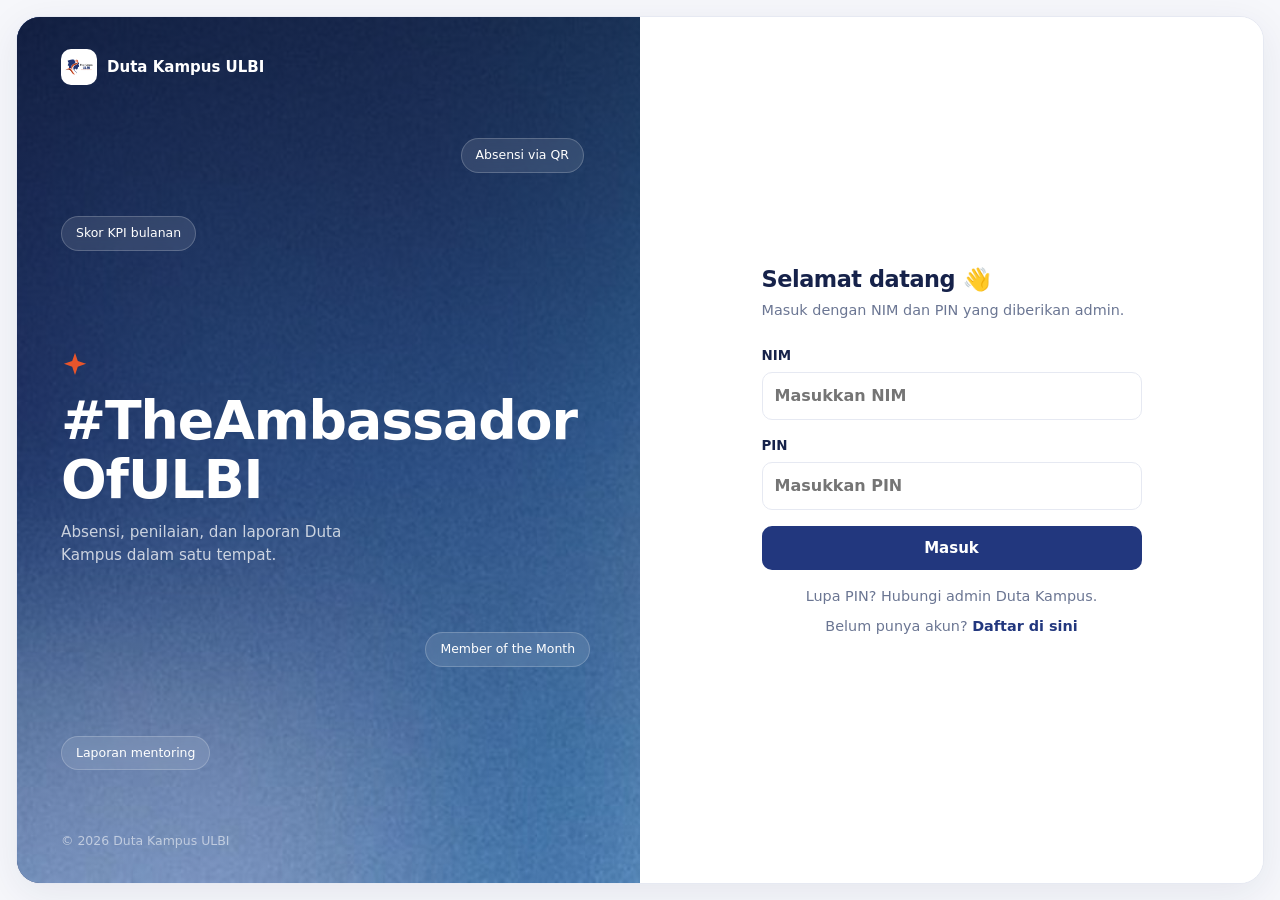
<file: index.html>
<!doctype html>
<html lang="id"><head><meta charset="utf-8">
<meta name="viewport" content="width=device-width,initial-scale=1,viewport-fit=cover">
<meta name="theme-color" content="#ffffff"><title>KPI Duta Kampus ULBI</title>
<link rel="icon" href="logo-icon.png"><link rel="stylesheet" href="style.css?v=5.6.0"><link rel="stylesheet" href="tambahan.css?v=5.7.1"></head>
<body class="out">
<aside id="side"><div class="brand"><img src="logo-icon.png" alt="" onerror="this.style.display='none'"><div><b>KPI Duta Kampus</b><small>ULBI</small></div></div><nav id="nav"></nav><div id="who"></div></aside>
<div id="wrap"><main id="v"></main></div>
<div id="toast" hidden></div><dialog id="dlg"></dialog>
<script src="jsQR.js"></script>
<script src="qrcode.min.js"></script>
<script src="app.js?v=5.8.0"></script>
<script src="tambahan.js?v=5.8.0"></script></body></html>
</file>
<file: style.css>
/* =====================================================================
   KPI Duta Kampus ULBI — stylesheet (dirapikan)
   Nama class/ID sama dengan versi lama, jadi HTML & JS tidak perlu diubah.
   Urutan: 1 Token · 2 Base · 3 Shell & navigasi · 4 Komponen ·
           5 Fitur (grafik, penilaian, absensi, profil) · 6 Responsif
   ===================================================================== */

/* ---------- 1. Token ---------- */
:root {
  color-scheme: light;

  /* warna */
  --bg: #f6f7fb;
  --c: #fff;
  --t: #16224a;
  --m: #6b7693;
  --p: #22377e;
  --ph: #1a2b66;
  --pl: #eef1fa;
  --a: #e8552b;
  --al: #fdece5;
  --l: #e6e9f2;
  --ok: #15803d;
  --okl: #dcfce7;
  --sakit-bg: #e0e7ff;

  /* bentuk */
  --r: 14px;
  --r-sm: 10px;
  --shadow: 0 1px 2px rgba(22, 34, 74, .06);
  --shadow-pop: 0 6px 20px rgba(22, 34, 74, .25);

  /* spasi (skala 4px) */
  --s1: 4px;
  --s2: 8px;
  --s3: 12px;
  --s4: 16px;
  --s5: 24px;
  --s6: 32px;

  /* layout */
  --sw: 256px;
  --nav-h: 64px;
  --safe-t: env(safe-area-inset-top, 0px);
  --safe-b: env(safe-area-inset-bottom, 0px);
}

/* ---------- 2. Base ---------- */
*, *::before, *::after { box-sizing: border-box; }
html { -webkit-text-size-adjust: 100%; }

body {
  margin: 0;
  font: 15px/1.5 Inter, system-ui, -apple-system, "Segoe UI", Roboto, sans-serif;
  background: var(--bg);
  color: var(--t);
  -webkit-font-smoothing: antialiased;
}

h1, h2, h3, p { margin-top: 0; }
small { display: block; color: var(--m); }
.mut { color: var(--m); }
.note { color: var(--m); font-size: .85rem; }
[hidden] { display: none !important; }

:focus-visible { outline: 2px solid var(--a); outline-offset: 2px; }

/* ---------- 3. Shell & navigasi ---------- */
/* Mobile: header atas + tab bar bawah. Desktop: sidebar kiri. */
#side {
  position: sticky;
  top: 0;
  z-index: 5;
  display: flex;
  align-items: center;
  gap: var(--s3);
  padding: calc(var(--s2) + var(--safe-t)) var(--s4) var(--s2);
  background: var(--c);
  border-bottom: 1px solid var(--l);
}

.brand { display: flex; align-items: center; gap: var(--s3); flex: 1; min-width: 0; }
.brand img { width: 38px; height: 38px; object-fit: contain; flex: none; }
.brand b { display: block; line-height: 1.2; color: var(--p); }
.brand small { font-size: .78rem; }

#who { display: flex; align-items: center; gap: var(--s3); }
#who div { display: none; }

.av {
  width: 34px; height: 34px;
  border-radius: 50%;
  background: var(--p);
  color: #fff;
  display: grid; place-items: center;
  font-weight: 700;
  flex: none;
}
img.av { object-fit: cover; display: block; }

#wrap { padding: var(--s5) var(--s4) calc(var(--nav-h) + var(--s5) + var(--safe-b)); }
#v { max-width: 1180px; margin: 0 auto; }

nav {
  position: fixed;
  inset: auto 0 0;
  z-index: 6;
  display: flex;
  background: var(--c);
  border-top: 1px solid var(--l);
  padding-bottom: var(--safe-b);
}
nav a {
  flex: 1;
  padding: 10px 4px 8px;
  text-align: center;
  text-decoration: none;
  color: var(--m);
  font-size: .72rem;
  font-weight: 600;
}
nav a.on { color: var(--p); }
nav a.on svg { color: var(--a); }
nav svg { display: block; width: 22px; height: 22px; margin: 0 auto 2px; }

/* halaman login: tanpa header, navigasi, maupun padding bawaan */
body.out nav, body.out #side { display: none; }
body.out #wrap { padding: 0; }
body.out #v { max-width: none; }

/* ---------- 4. Komponen ---------- */

/* judul halaman */
.ph h1 { margin: 0; font-size: 1.45rem; letter-spacing: -.02em; color: var(--p); }
.ph p { margin: 2px 0 var(--s4); color: var(--m); }
.sh { margin: var(--s5) 0 var(--s3); font-size: .95rem; color: var(--p); }

/* kartu & baris */
.card {
  background: var(--c);
  border: 1px solid var(--l);
  border-radius: var(--r);
  padding: var(--s4);
  margin-bottom: var(--s3);
  box-shadow: var(--shadow);
}
.row { display: flex; justify-content: space-between; align-items: center; gap: var(--s2); }

/* grid util */
.cols { display: grid; gap: var(--s4); }
.g2 { display: grid; grid-template-columns: 1fr 1fr; gap: var(--s3); }
.g2c, .g3c { display: grid; gap: var(--s3); }
.g2c { margin-bottom: var(--s3); }
.g2c .card, .g3c .card { margin: 0; }

/* kartu statistik */
.stats { display: grid; grid-template-columns: repeat(2, 1fr); gap: var(--s3); }
.stats .card { margin: 0; }
.stats .card:first-child { border-color: var(--a); }
.stats .card:first-child b { color: var(--a); }
.stat small { font-size: .8rem; }
.stat b { display: block; margin: 2px 0; font-size: 1.7rem; line-height: 1.2; color: var(--p); font-variant-numeric: tabular-nums; }
.stat i { font-style: normal; font-size: .78rem; color: var(--m); }

/* form */
label { display: block; margin: 0 0 var(--s4); font-weight: 600; font-size: .84rem; }
input, select, textarea {
  display: block;
  width: 100%;
  margin-top: 6px;
  padding: 11px var(--s3);
  font: inherit;
  font-size: 16px; /* cegah zoom otomatis di iOS */
  color: var(--t);
  background: #fff;
  border: 1px solid var(--l);
  border-radius: var(--r-sm);
}
textarea { resize: vertical; }
input:focus, select:focus, textarea:focus {
  outline: 2px solid var(--a);
  outline-offset: -1px;
  border-color: var(--a);
}

/* tombol */
.btn {
  display: inline-flex; align-items: center; justify-content: center;
  width: 100%;
  min-height: 44px;
  padding: 0 18px;
  border: 0;
  border-radius: var(--r-sm);
  background: var(--p);
  color: #fff;
  font: inherit; font-weight: 600;
  white-space: nowrap;
  cursor: pointer;
  transition: background .15s;
}
.btn:hover { background: var(--ph); }
.btn:disabled { opacity: .45; cursor: not-allowed; }
.btn.ghost { background: #fff; color: var(--p); border: 1px solid var(--l); }
.btn.ghost:hover { background: var(--pl); }
.btn.sm { width: auto; min-height: 34px; padding: 0 var(--s3); font-size: .8rem; }
label.btn { margin-bottom: var(--s2); } /* tombol "Pilih foto" / "Foto QR" */

/* tautan bergaya teks */
.lnk { all: unset; cursor: pointer; font-weight: 600; color: var(--p); font-size: .9rem; text-align: left; }
.lnk:hover { color: var(--a); }
.lnk:focus-visible { outline: 2px solid var(--a); outline-offset: 2px; border-radius: 4px; }
.lnk.back { display: block; margin-bottom: 6px; font-size: .82rem; color: var(--m); }

/* pill / badge status */
.pill {
  display: inline-block;
  padding: 2px 10px;
  border-radius: 99px;
  font-size: .74rem; font-weight: 600;
  background: var(--pl); color: var(--m);
  white-space: nowrap;
}
.pill.open { background: var(--al); color: var(--a); }
.pill.closed { background: var(--pl); color: var(--p); }
.pill.tg-atas { background: var(--pl); color: var(--p); }
.pill.tg-bawah { background: var(--al); color: var(--a); }
.pill.hadir { background: var(--okl); color: var(--ok); }
.pill.izin { background: var(--al); color: var(--a); }
.pill.sakit { background: var(--sakit-bg); color: var(--p); }
.pill.belum { background: var(--bg); color: var(--m); }
.dot::before {
  content: ""; display: inline-block;
  width: 6px; height: 6px; margin-right: 6px;
  border-radius: 50%; background: currentColor; vertical-align: 1px;
}

/* segmented control (tab admin & filter) */
.seg {
  display: inline-flex; gap: var(--s1);
  max-width: 100%;
  margin-bottom: var(--s4);
  padding: var(--s1);
  background: var(--pl);
  border-radius: 12px;
  overflow-x: auto;
  -webkit-overflow-scrolling: touch;
  scrollbar-width: none;
}
.seg::-webkit-scrollbar { display: none; }
.seg .btn {
  flex: 0 0 auto;
  width: auto; min-height: 36px;
  padding: 0 var(--s4);
  background: transparent; color: var(--m);
  border: 0;
  font-size: .88rem;
}
.seg .btn:not(.ghost) { background: #fff; color: var(--p); box-shadow: 0 1px 3px rgba(22, 34, 74, .12); }

/* tabel */
.tbl { background: var(--c); border: 1px solid var(--l); border-radius: var(--r); overflow-x: auto; }
table { width: 100%; border-collapse: collapse; }
th {
  padding: 10px var(--s4);
  background: var(--bg);
  text-align: left; font-size: .75rem; font-weight: 600; color: var(--m);
  white-space: nowrap;
}
td { padding: 11px var(--s4); border-top: 1px solid var(--l); vertical-align: middle; }
td:first-child, td b { font-weight: 600; font-size: .9rem; }
td:not(:first-child) { white-space: nowrap; }
td:last-child .btn { margin: 2px 2px 2px 0; }
.tbl.c th { padding: 9px var(--s4); }
.tbl.c td { padding: 7px var(--s4); }

/* login: layar terbagi (hero kiri, form kanan); di mobile menumpuk */
.login { display: flex; flex-direction: column; min-height: 100vh; min-height: 100dvh; background: var(--c); }

.lg-hero {
  position: relative;
  display: flex; flex-direction: column;
  padding: calc(22px + var(--safe-t)) 24px 52px;
  color: #fff;
  /* foto blur biru + lapisan gelap agar teks putih tetap terbaca */
  background:
    linear-gradient(165deg, rgba(5, 11, 34, .74) 0%, rgba(16, 32, 90, .48) 55%, rgba(31, 61, 158, .22) 100%),
    url("login-bg.jpg") 22% center / cover no-repeat,
    #10205a;
}
.lg-brand { display: flex; align-items: center; gap: 10px; font-weight: 700; }
.lg-logo { display: grid; place-items: center; flex: none; width: 36px; height: 36px; padding: 4px; border-radius: 10px; background: #fff; }
.lg-logo img { display: block; width: 100%; height: 100%; object-fit: contain; }

.lg-main { margin-top: 32px; }
.lg-star { display: block; width: 28px; height: 28px; margin-bottom: 12px; color: var(--a); }
.lg-hero h1 { margin: 0; font-size: clamp(2rem, 9vw, 2.6rem); font-weight: 600; line-height: 1.1; letter-spacing: -.02em; }
.lg-hero p { max-width: 34ch; margin: 12px 0 0; font-size: .95rem; color: rgba(255, 255, 255, .75); }

.lg-chips { display: flex; flex-wrap: wrap; gap: var(--s2); margin-top: 20px; order: 3; }
.chip {
  padding: 7px 14px;
  border: 1px solid rgba(255, 255, 255, .2); border-radius: 99px;
  background: rgba(255, 255, 255, .1);
  -webkit-backdrop-filter: blur(6px); backdrop-filter: blur(6px);
  font-size: .78rem; color: #fff; white-space: nowrap;
}
.lg-foot { display: none; color: rgba(255, 255, 255, .55); font-size: .78rem; }

.lg-form {
  position: relative;
  display: flex; flex-direction: column; flex: 1;
  margin-top: -24px;
  padding: 28px 24px calc(20px + var(--safe-b));
  background: #fff;
  border-radius: 24px 24px 0 0;
}
.lg-box { width: 100%; max-width: 380px; margin: auto; }
.lg-box h2 { margin: 0 0 var(--s1); font-size: 1.4rem; letter-spacing: -.02em; color: var(--t); }
.lg-box > p { margin: 0 0 var(--s5); font-size: .9rem; }
.lg-help { margin: var(--s4) 0 0 !important; text-align: center; font-size: .85rem; color: var(--m); }
.lg-copy { margin-top: var(--s5); text-align: center; font-size: .75rem; }

@media (min-width: 900px) {
  .login {
    display: grid; grid-template-columns: 1fr 1fr;
    min-height: calc(100dvh - 32px);
    margin: var(--s4);
    border: 1px solid var(--l); border-radius: 24px;
    overflow: hidden;
    box-shadow: 0 10px 40px rgba(22, 34, 74, .08);
  }
  .lg-hero { justify-content: space-between; min-height: 560px; padding: 32px 44px; }
  .lg-main { margin: auto 0; }
  .lg-hero h1 { font-size: clamp(2.6rem, 4.2vw, 3.6rem); }
  .lg-foot { display: block; }

  /* chip melayang di sekeliling teks utama */
  .lg-chips { position: absolute; inset: 0; margin: 0; pointer-events: none; }
  .chip { position: absolute; }
  .chip.c1 { top: 14%; right: 9%; }
  .chip.c2 { top: 23%; left: 44px; }
  .chip.c3 { bottom: 25%; right: 8%; }
  .chip.c4 { bottom: 13%; left: 44px; }

  .lg-form { margin-top: 0; padding: 32px 44px; border-radius: 0; }
  .lg-copy { display: none; }
}

/* kamera */
video {
  display: block;
  width: 100%; max-height: 60vh;
  margin-bottom: var(--s3);
  border-radius: var(--r);
  background: #000;
  object-fit: cover;
}

/* toast & dialog */
#toast {
  position: fixed;
  left: var(--s4); right: var(--s4);
  bottom: calc(var(--nav-h) + var(--s3) + var(--safe-b));
  z-index: 9;
  max-width: 420px;
  margin: auto;
  padding: var(--s3) var(--s4);
  border-radius: var(--r-sm);
  background: var(--p); color: #fff;
  text-align: center;
  box-shadow: var(--shadow-pop);
}
dialog {
  width: min(92vw, 380px);
  padding: var(--s4);
  border: 0; border-radius: var(--r);
  background: #fff; color: var(--t);
  text-align: left;
}
dialog::backdrop { background: rgba(22, 34, 74, .45); }
dialog .lst { max-height: 55vh; overflow: auto; margin-bottom: var(--s2); }

/* accordion laporan (admin) */
details.card summary { cursor: pointer; }
details.card[open] summary { margin-bottom: var(--s2); }

/* ---------- 5. Fitur ---------- */

/* -- grafik garis & batang -- */
.chart { display: block; width: 100%; max-width: 560px; height: auto; }
.chart .gl { stroke: var(--l); stroke-width: 1; }
.chart .ax { fill: var(--m); font-size: 9px; }
.c0 { --k: var(--p); }
.c1 { --k: var(--a); }
.ln { stroke: var(--k); stroke-width: 2.5; stroke-linejoin: round; }
.dt { fill: var(--k); }
.lg { display: flex; flex-wrap: wrap; gap: var(--s3) var(--s4); margin-top: 6px; font-size: .8rem; color: var(--m); }
.sw { display: inline-block; width: 10px; height: 10px; margin-right: 6px; border-radius: 99px; background: var(--k); }

.bars { margin-top: 6px; }
.bar { display: grid; grid-template-columns: minmax(90px, 38%) 1fr 40px; align-items: center; gap: 10px; margin: 8px 0; font-size: .85rem; }
.bl { overflow: hidden; text-overflow: ellipsis; white-space: nowrap; }
.bt { height: 10px; border-radius: 99px; background: var(--l); overflow: hidden; }
.bf { height: 100%; border-radius: 99px; background: var(--p); }
.bf.bawah { background: var(--a); }
.bar b { text-align: right; font-variant-numeric: tabular-nums; }

/* -- penghargaan MOM / MOY -- */
.aw .wn { display: block; margin: 2px 0; font-size: 1.15rem; color: var(--p); }
.aw.atas { border-left: 4px solid var(--p); }
.aw.bawah { border-left: 4px solid var(--a); }
.aw select { margin-bottom: 0; }
.badge { padding: var(--s2) 0; border-bottom: 1px solid var(--l); }
.badge:first-child { padding-top: 0; }
.badge:last-child { padding-bottom: 0; border: 0; }
.badge.moy b { color: var(--a); }

/* -- profil -- */
.pf {
  display: grid; place-items: center;
  width: 112px; height: 112px;
  margin: 0 auto;
  border: 3px solid var(--pl); border-radius: 50%;
  background: var(--p); color: #fff;
  font-size: 2.4rem; font-weight: 700;
  object-fit: cover;
}

/* -- avatar anggota & baris "who" -- */
.ava {
  display: inline-grid; place-items: center;
  width: 34px; height: 34px;
  flex: none;
  border-radius: 50%;
  background: var(--pl) center / cover no-repeat;
  color: var(--p);
  font-weight: 700; font-size: .78rem;
}
.who { display: flex; align-items: center; gap: 10px; min-width: 0; text-align: left; }
.who b { display: block; font-weight: 600; line-height: 1.25; }
.who small { font-size: .74rem; }

/* -- pengelolaan absensi -- */
.hd { display: flex; flex-wrap: wrap; align-items: flex-end; justify-content: space-between; gap: var(--s3); margin-bottom: var(--s4); }
.evt { margin: 0 0 2px; font-size: 1.15rem; color: var(--p); }
.acts { display: flex; gap: var(--s2); }

.tb { display: flex; flex-wrap: wrap; align-items: center; gap: 10px; margin-bottom: var(--s3); }
.tb input, .tb select { width: auto; margin: 0; padding: 9px var(--s3); }
.tb input { flex: 1; min-width: 150px; }
.tb select { flex: none; min-width: 140px; }

.mini { display: grid; grid-template-columns: repeat(4, 1fr); gap: var(--s2); margin-bottom: var(--s3); }
.mini div { padding: var(--s2) var(--s3); background: var(--c); border: 1px solid var(--l); border-radius: 12px; }
.mini b { display: block; font-size: 1.25rem; line-height: 1.3; color: var(--p); }
.mini small { font-size: .74rem; }

/* popup QR absensi: kartu modal dengan badge ikon di tepi atas */
dialog:has(.qrbox) {
  width: min(92vw, 400px);
  padding: 0;
  overflow: visible; /* badge sebagian keluar dari kartu */
  border-radius: 20px;
  box-shadow: 0 24px 60px rgba(22, 34, 74, .28);
}
.qrbox { display: flow-root; padding: 0 var(--s5) var(--s5); text-align: center; }
.qr-badge {
  display: grid; place-items: center;
  width: 72px; height: 72px;
  margin: -36px auto var(--s3);
  border: 4px solid #fff; border-radius: 50%;
  background: var(--pl); color: var(--p);
  box-shadow: 0 0 0 1px var(--l);
}
.qr-badge svg { width: 30px; height: 30px; }
.qrbox h3 { margin: 0 0 var(--s1); font-size: 1.25rem; color: var(--t); }
.qrbox p { margin: 0; font-size: .9rem; }
.qr-frame {
  width: min(100%, 264px);
  margin: var(--s4) auto 0;
  padding: var(--s2);
  background: #fff; /* area putih wajib agar QR terbaca scanner */
  border: 1px solid var(--l); border-radius: 16px;
}
.qr-frame svg { display: block; width: 100%; height: auto; }
.qr-sep { display: flex; align-items: center; gap: var(--s3); margin: var(--s4) 0 var(--s3); font-size: .8rem; color: var(--m); }
.qr-sep::before, .qr-sep::after { content: ""; flex: 1; height: 1px; background: var(--l); }
.qr-info { padding: 10px 14px; border: 1px solid var(--l); border-radius: var(--r-sm); text-align: left; }
.qr-info b { display: block; line-height: 1.3; }
.qr-info small { font-size: .8rem; }
.qr-foot { margin: var(--s5) calc(-1 * var(--s5)) 0; padding: var(--s4) var(--s5) 0; border-top: 1px solid var(--l); }

select.sel { width: auto; margin: 0; padding: 6px var(--s2); font-size: .85rem; border-radius: var(--s2); }

/* ---------- 6. Responsif ---------- */

/* ≥700px: statistik 4 kolom */
@media (min-width: 700px) {
  .stats { grid-template-columns: repeat(4, 1fr); }
}

/* ≤699px: tabel berubah jadi daftar kartu */
@media (max-width: 699px) {
  thead { display: none; }
  tr { display: block; padding: 10px var(--s4); border-top: 1px solid var(--l); }
  tr:first-child { border: 0; }
  td {
    display: flex; justify-content: space-between; align-items: center; gap: var(--s3);
    padding: 3px 0; border: 0;
    text-align: right;
    white-space: normal !important;
  }
  td::before { content: attr(data-l); flex: none; color: var(--m); text-align: left; }
  td:first-child { display: block; margin-bottom: var(--s1); text-align: left; }
  td:first-child::before,
  td:last-child:not(:first-child)::before { display: none; }
  td:last-child:not(:first-child) { justify-content: flex-start; flex-wrap: wrap; padding-top: var(--s2); }

  .acts { width: 100%; }
  .acts .btn { flex: 1; }
  .tb select { flex: 1; }

  /* tabel padat (daftar anggota & absensi): satu baris ringkas per item */
  .tbl.c tr { display: flex; flex-wrap: wrap; align-items: center; gap: 6px 10px; padding: 10px 14px; }
  .tbl.c td { display: block; padding: 0; font-size: .82rem; color: var(--m); text-align: left; }
  .tbl.c td::before { display: none; }
  .tbl.c td:first-child { flex: 1 1 100%; color: var(--t); }
  .tbl.c td:last-child:not(:first-child) { margin-left: auto; padding-top: 0; }
}

/* ≥900px: sidebar kiri, konten bergeser */
@media (min-width: 900px) {
  .cols { grid-template-columns: 320px 1fr; align-items: start; }
  .g2c { grid-template-columns: 1fr 1fr; }
  .g3c { grid-template-columns: repeat(auto-fill, minmax(300px, 1fr)); }

  #toast { bottom: var(--s5); }

  body.in #side {
    position: fixed;
    inset: 0 auto 0 0;
    width: var(--sw);
    flex-direction: column; align-items: stretch; justify-content: flex-start;
    gap: 0;
    padding: 22px 14px;
    border: 0; border-right: 1px solid var(--l);
    overflow-y: auto;
  }
  body.in .brand { flex: none; margin: 0 6px var(--s5); }
  .brand img { width: 44px; height: 44px; }

  body.in nav {
    position: static;
    flex: none; flex-direction: column; gap: 2px;
    padding: 0; border: 0; background: none;
  }
  body.in nav a {
    position: relative;
    display: flex; align-items: center; gap: var(--s3);
    padding: 10px var(--s3);
    border-radius: var(--r-sm);
    text-align: left; font-size: .9rem;
  }
  body.in nav a:hover { background: var(--bg); }
  body.in nav a.on { background: var(--pl); }
  body.in nav a.on::before {
    content: "";
    position: absolute; left: 0; top: 9px; bottom: 9px;
    width: 3px; border-radius: 0 3px 3px 0;
    background: var(--a);
  }
  body.in nav svg { width: 20px; height: 20px; margin: 0; }

  body.in #who { margin-top: auto; padding-top: var(--s3); border-top: 1px solid var(--l); }
  body.in #who div { display: block; flex: 1; min-width: 0; }
  body.in #who b { display: block; overflow: hidden; text-overflow: ellipsis; white-space: nowrap; }

  body.in #wrap { margin-left: var(--sw); padding: var(--s6) 40px; }
}

/* hormati preferensi kurangi animasi */
@media (prefers-reduced-motion: reduce) {
  * { transition: none !important; animation: none !important; scroll-behavior: auto !important; }
}
</file>
<file: tambahan.css>
/* Tambahan v5.7.0: scan QR dari galeri + pendaftaran akun. Memakai token warna/spasi dari style.css. */

/* -- scan -- */
.sc-wrap { max-width: 460px; }
.sc-or { display: flex; align-items: center; gap: var(--s3); margin: var(--s4) 0; font-size: .8rem; color: var(--m); }
.sc-or::before, .sc-or::after { content: ""; flex: 1; height: 1px; background: var(--l); }
.sc-pick { cursor: pointer; display: flex; margin: 0; }

/* -- pendaftaran (di dalam .lg-box halaman login) -- */
.lg-box .lg-reg { margin-top: var(--s2) !important; }
.lg-box .lnk { font-size: inherit; }
.rg-hint { margin: calc(-1 * var(--s2)) 0 var(--s4); font-size: .82rem; color: var(--m); }
.rg-ok { text-align: center; }
.rg-check {
  display: grid; place-items: center;
  width: 56px; height: 56px; margin: 0 auto var(--s3);
  border-radius: 50%; background: var(--okl); color: var(--ok);
  font-size: 1.6rem; font-weight: 700;
}
.rg-nim {
  margin: var(--s4) 0; padding: 14px;
  border: 1px dashed var(--p); border-radius: var(--r);
  background: var(--pl); color: var(--p);
  font-size: 1.9rem; font-weight: 700; letter-spacing: .12em;
  font-variant-numeric: tabular-nums; user-select: all;
}
.rg-ok .btn + .btn { margin-top: var(--s2); }
/* tambahkan di akhir tambahan.css */
.rg-check.wait { background: var(--al); color: var(--a); font-size: 1.4rem; }
.rg-check.no { background: #fee2e2; color: #b91c1c; }
.rg-ok h2 { margin: 0 0 var(--s2); font-size: 1.3rem; }
.rg-ok > p { margin: 0 0 var(--s4); }
.rg-ok .btn { margin-top: var(--s2); }
</file>
